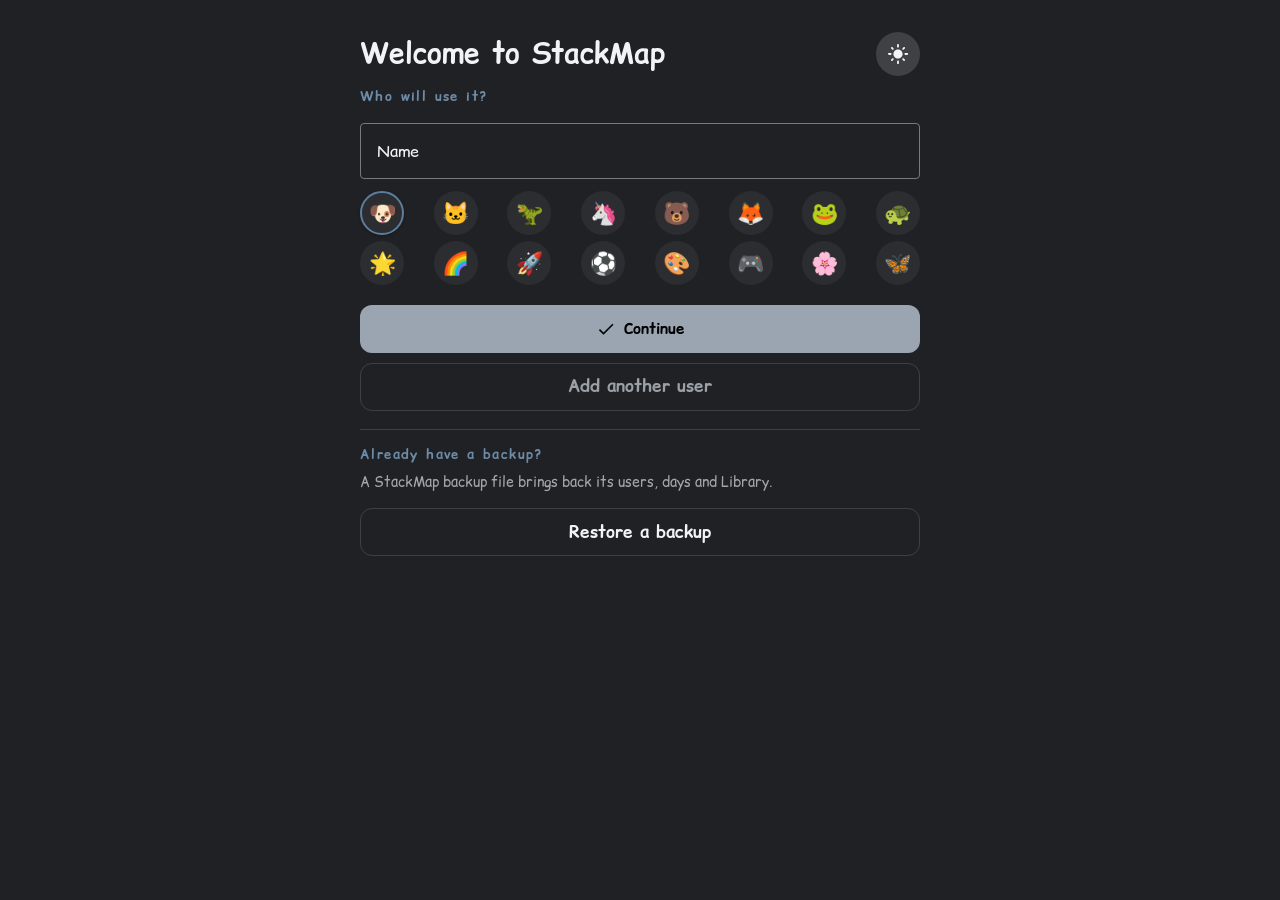
<file: index.html>
<!doctype html>
<html lang="en">
  <head>
    <meta charset="utf-8" />
    <meta name="viewport" content="width=device-width, initial-scale=1, viewport-fit=cover, user-scalable=no" />
    <meta name="robots" content="noindex" />
    <meta name="theme-color" content="#2C7A7B" />
    <meta name="apple-mobile-web-app-capable" content="yes" />
    <meta name="mobile-web-app-capable" content="yes" />
    <meta name="apple-mobile-web-app-title" content="StackMap" />
    <meta name="apple-mobile-web-app-status-bar-style" content="default" />
    <link rel="manifest" href="./manifest.webmanifest" />
    <link rel="apple-touch-icon" href="./apple-touch-icon.png" />
    <link rel="icon" href="./icon-192.png" />
    <title>StackMap</title>
    <script type="module" crossorigin src="./assets/main-BCV4hsqV.js"></script>
    <link rel="modulepreload" crossorigin href="./assets/jsxRuntime.module-D8HC5hxf.js">
    <link rel="stylesheet" crossorigin href="./assets/main-CEkk36I1.css">
  </head>
  <body>
    <div id="app"></div>
  </body>
</html>
</file>
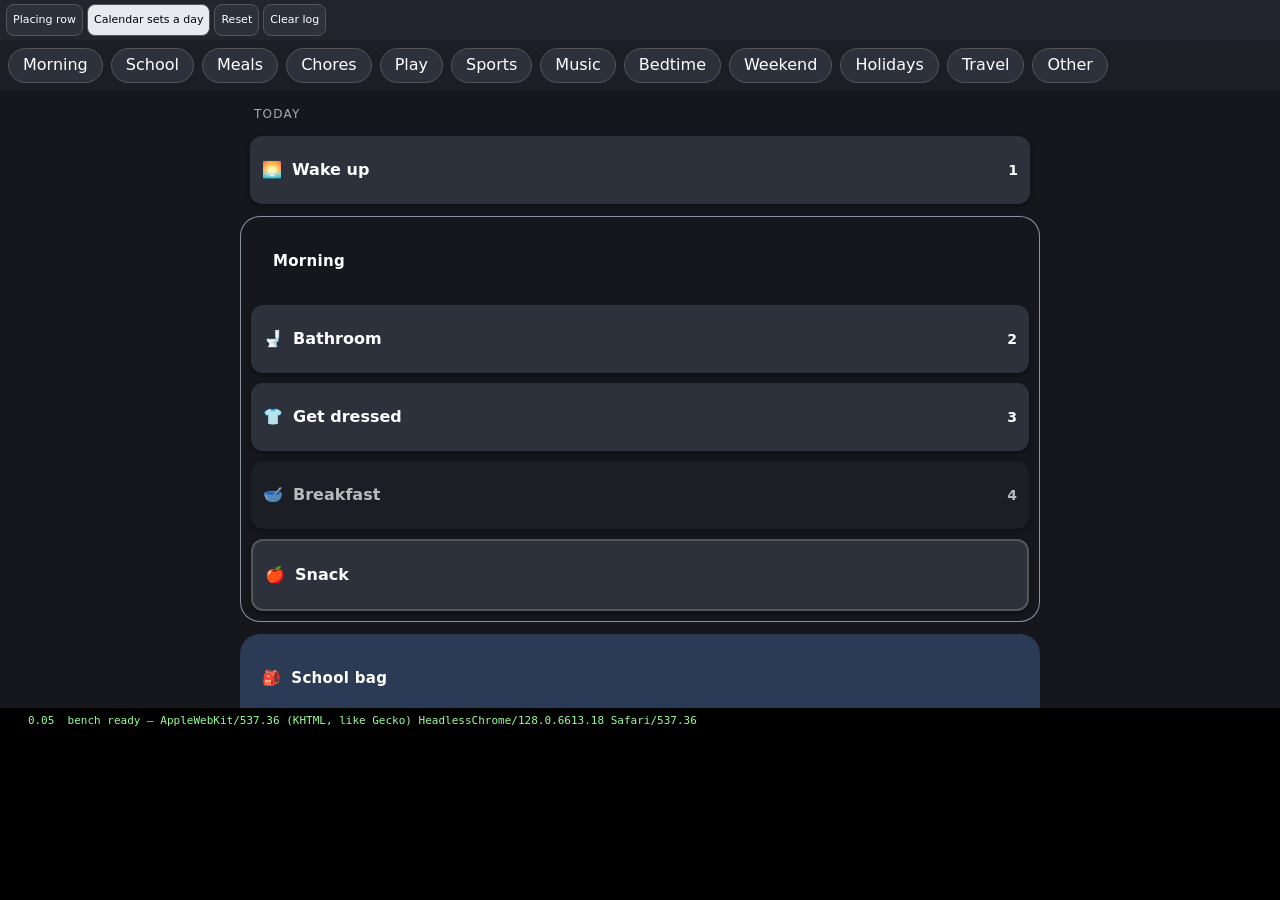
<file: src/gallery/drag.html>
<!doctype html>
<html lang="en">
  <head>
    <meta charset="utf-8" />
    <meta name="viewport" content="width=device-width, initial-scale=1, viewport-fit=cover" />
    <meta name="robots" content="noindex" />
    <title>Editor drag bench</title>
    <style>html,body{overscroll-behavior:none;color:#fff;background:#15171c;height:100%;margin:0;font:16px/1.3 system-ui,sans-serif;overflow:hidden}#app{flex-direction:column;height:100%;display:flex}.bar{background:#22252d;gap:4px;padding:4px 6px;display:flex}.bar button{font:inherit;color:#fff;background:#2d313b;border:1px solid #555;border-radius:8px;min-height:32px;padding:0 6px;font-size:11px}.bar button[aria-pressed=true]{color:#000;background:#e8eaf0}.chips{scrollbar-width:none;background:#1b1e25;flex:none;gap:8px;padding:8px;display:flex;position:relative;overflow:auto hidden}.chip{white-space:nowrap;-webkit-user-select:none;user-select:none;-webkit-touch-callout:none;background:#2d313b;border:1px solid #555;border-radius:999px;flex:none;padding:6px 14px}.chip.editor-lifted{background:#4a5163;box-shadow:0 6px 16px #00000080}.scroller{overscroll-behavior:contain;flex:1;min-height:0;position:relative;overflow-y:auto}.list{flex-direction:column;max-width:800px;margin:0 auto;padding:16px;display:flex;position:relative}.row{-webkit-user-select:none;user-select:none;-webkit-touch-callout:none;box-sizing:border-box;padding:0 10px}.row.gap{margin-top:12px}.row.in-box{padding-bottom:10px}.row.box-top,.row.box-single{padding-top:10px}.row.section-top,.row.section-single{border-top:1.5px solid #8a90a0;border-radius:20px 20px 0 0}.row.section-top,.row.section-middle,.row.section-bottom,.row.section-single{border-left:1.5px solid #8a90a0;border-right:1.5px solid #8a90a0}.row.section-bottom,.row.section-single{border-bottom:1.5px solid #8a90a0;border-radius:0 0 20px 20px}.row.section-single{border-radius:20px}.row.band{background:#2b3a55}.row.band-top{border-radius:20px 20px 0 0}.row.band-bottom{border-radius:0 0 20px 20px}.row.band-single{border-radius:20px}.card{background:#2d313b;border-radius:12px;align-items:center;gap:10px;min-height:44px;padding:12px;display:flex;box-shadow:0 2px 4px #0006}.look-section .card,.look-bundle .card{box-shadow:none;letter-spacing:.02em;background:0 0;font-size:15px}.look-choice .card{border:2px solid #555}.done .card{opacity:.7;background:#1f222a}.placing .card{background:#2d313b;outline:2px solid #6db3ff}.locked{opacity:.38}.editor-lifted .card{background:#3a4050;box-shadow:0 10px 24px #0009}.name{flex:1;font-weight:700}.when{font-size:13px;font-weight:400;display:block}.badge{text-align:right;font-variant-numeric:tabular-nums;min-width:28px;font-size:14px;font-weight:700}.label{letter-spacing:.1em;opacity:.63;padding:0 4px 2px;font-size:12px}.look-header .label{padding-top:18px}.slot{opacity:.63;border:1.5px dashed #8a90a0;border-radius:14px;justify-content:center;align-items:center;min-height:56px;margin-top:6px;font-size:15px;display:flex}.add{border:1.5px dashed #9fb4d8;border-radius:10px;justify-content:center;align-items:center;min-height:44px;font-size:14px;font-weight:700;display:flex}.log{color:#9f9;white-space:pre-wrap;background:#000;flex:none;height:20vh;margin:0;padding:6px 8px;font:11px/1.35 ui-monospace,monospace;overflow-y:auto}</style>
    <script type="module" crossorigin src="../../assets/drag-DKOtipfB.js"></script>
    <link rel="modulepreload" crossorigin href="../../assets/modulepreload-polyfill-P2Xu9kJm.js">
    <link rel="modulepreload" crossorigin href="../../assets/log-Bo952F29.js">
    <link rel="modulepreload" crossorigin href="../../assets/lock-Bte6AJSO.js">
    <link rel="modulepreload" crossorigin href="../../assets/editorRow-EO4BAwNN.js">
  </head>
  <body>
    <div id="app"></div>
  </body>
</html>
</file>
<file: assets/main-CEkk36I1.css>
@font-face{font-family:StackMap Comic;src:url(../fonts/comic-relief-regular.woff2)format("woff2");font-weight:400;font-display:swap}@font-face{font-family:StackMap Comic;src:url(../fonts/comic-relief-bold.woff2)format("woff2");font-weight:500 900;font-display:swap}@font-face{font-family:StackMap Round;src:url(../fonts/baloo-two.woff2)format("woff2");font-weight:400 800;font-display:swap}@font-face{font-family:StackMap Clear;src:url(../fonts/andika-regular.woff2)format("woff2");font-weight:400;font-display:swap}@font-face{font-family:StackMap Clear;src:url(../fonts/andika-bold.woff2)format("woff2");font-weight:500 900;font-display:swap}@font-face{font-family:StackMap Easy;src:url(../fonts/lexend-regular.woff2)format("woff2");font-weight:400;font-display:swap}@font-face{font-family:StackMap Easy;src:url(../fonts/lexend-bold.woff2)format("woff2");font-weight:500 900;font-display:swap}
</file>
